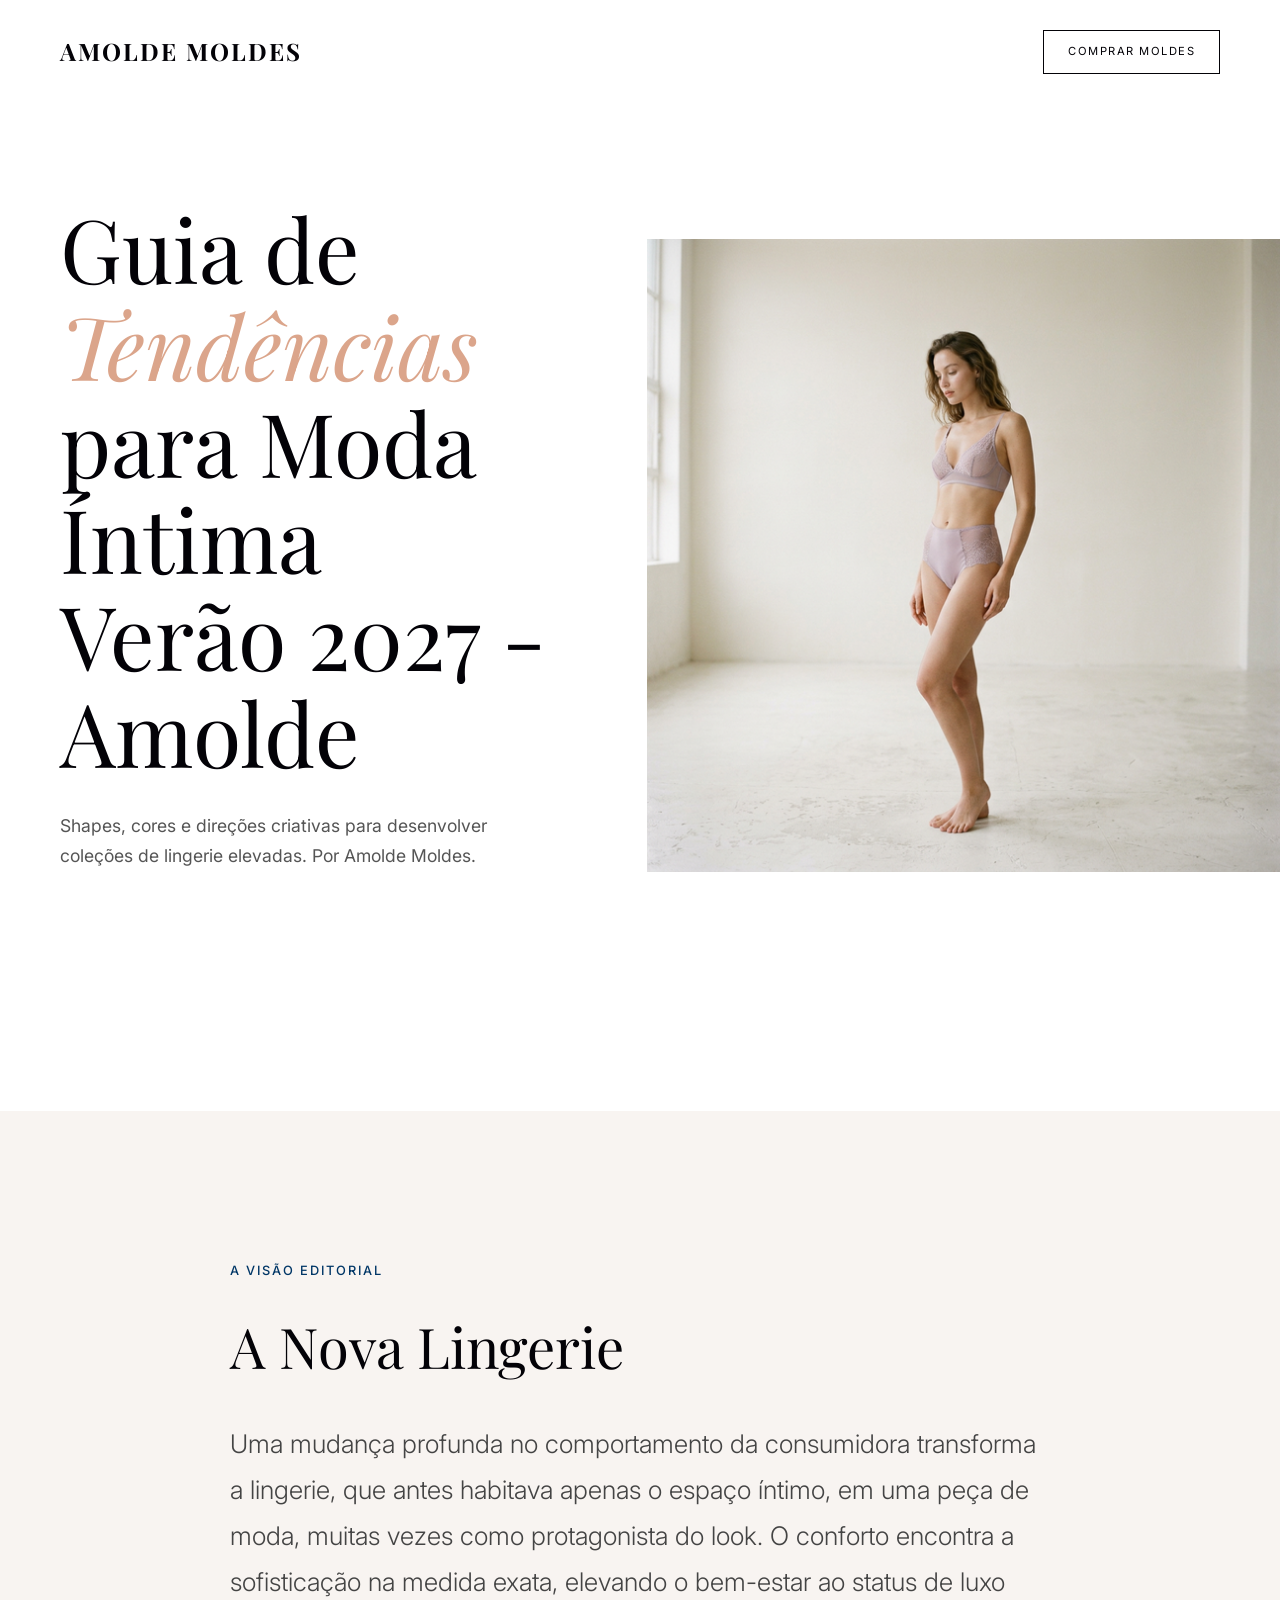
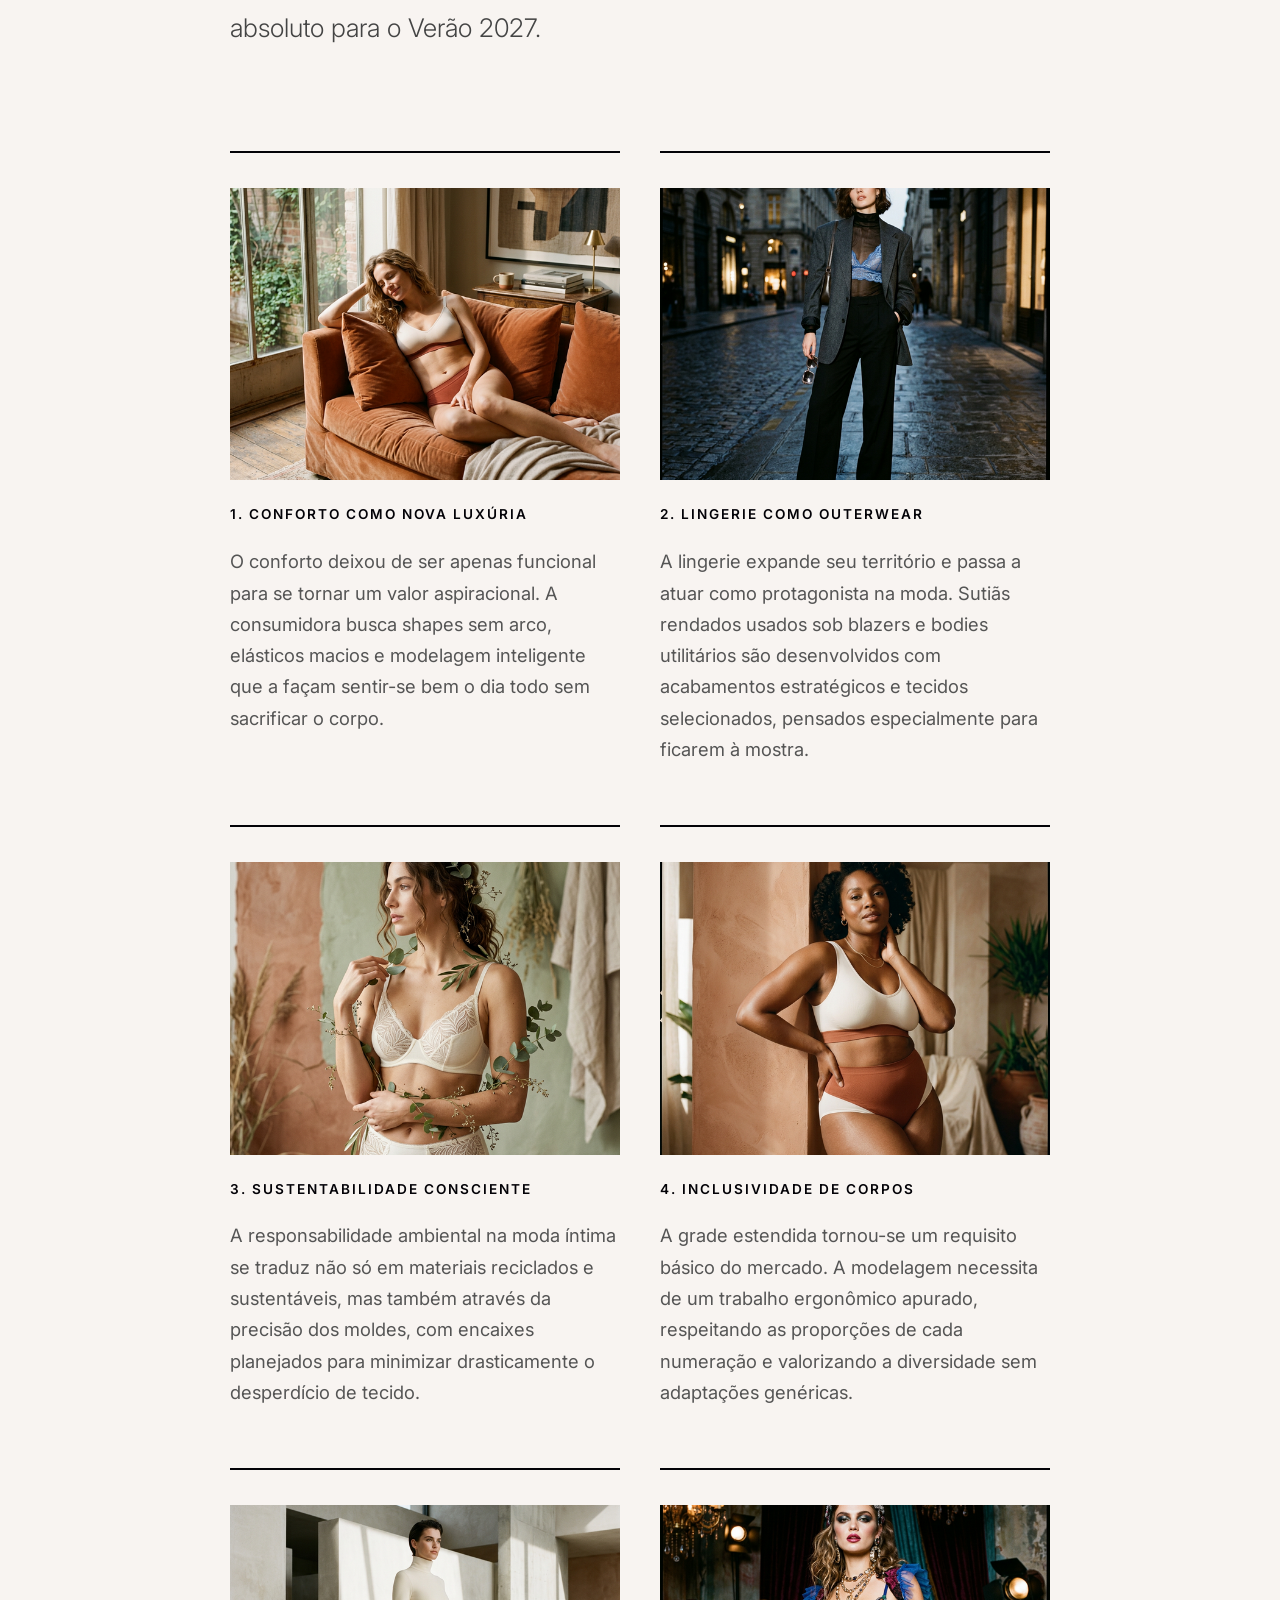
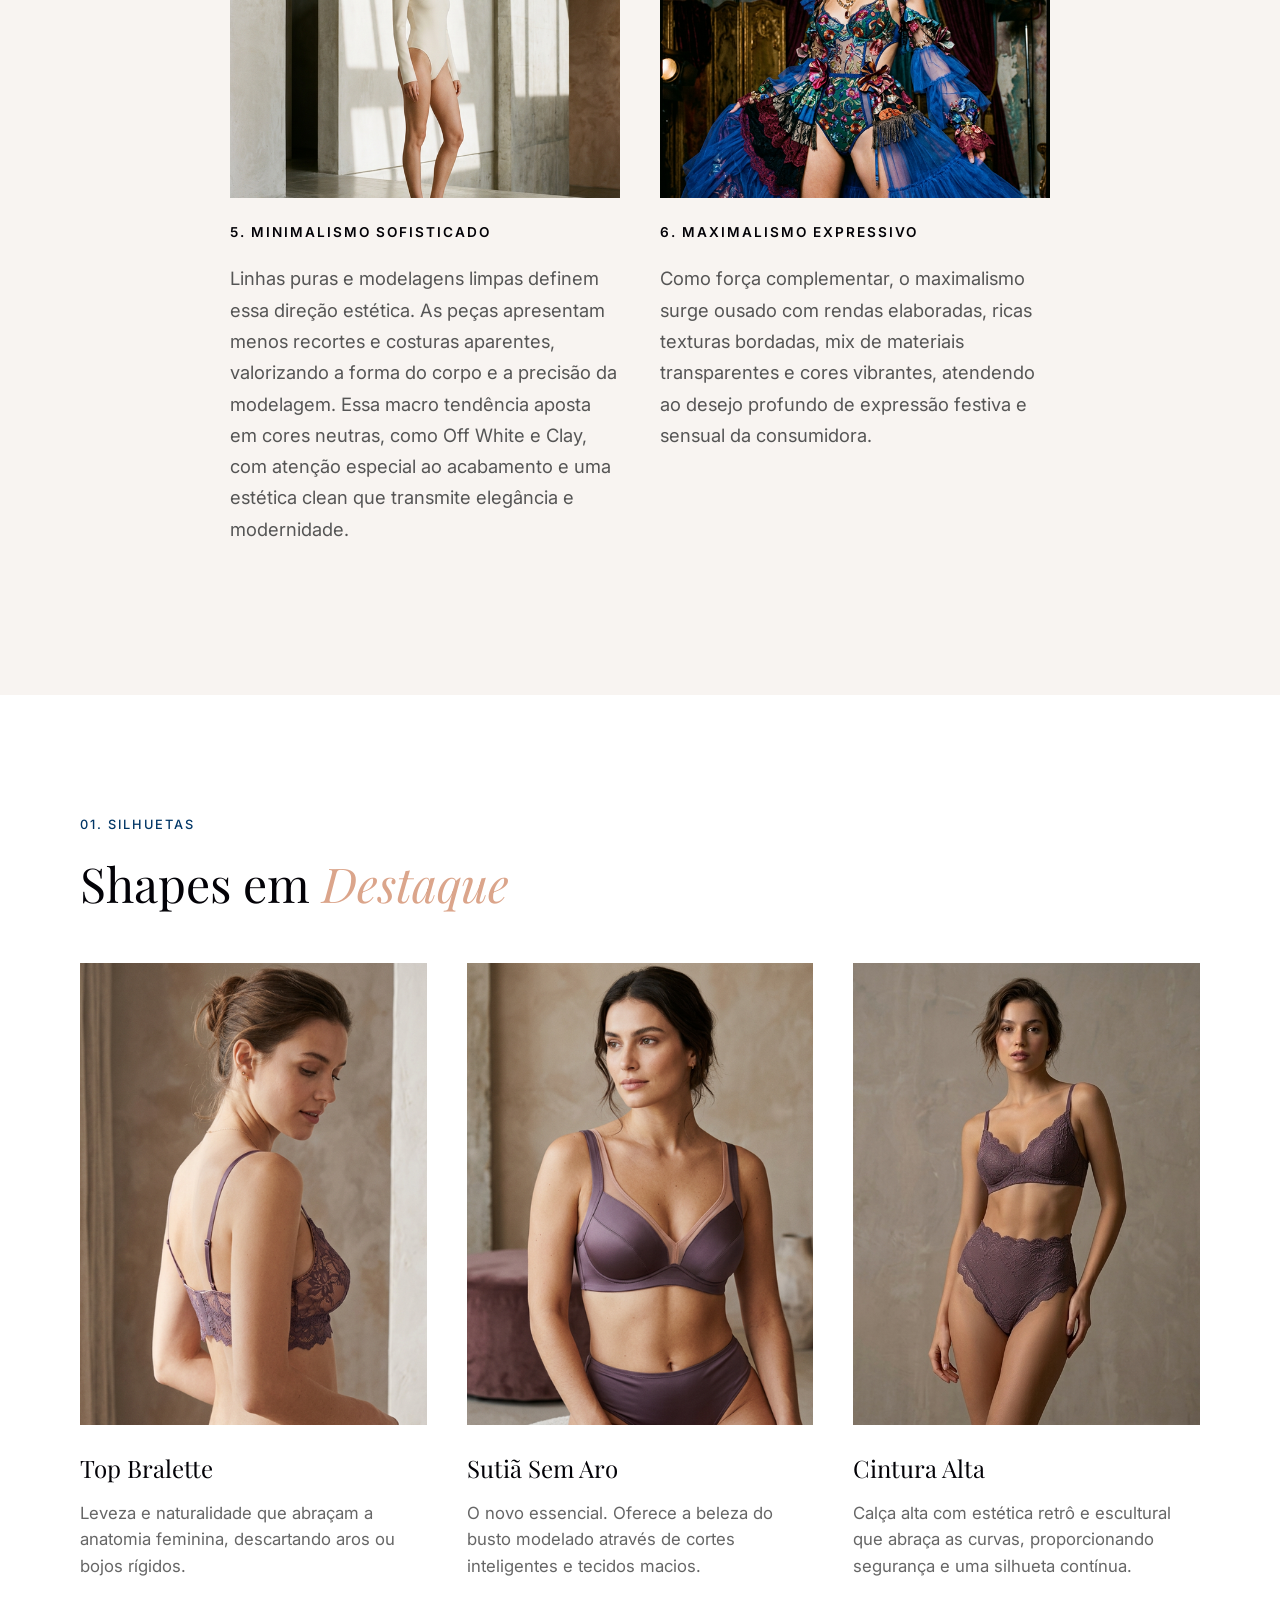
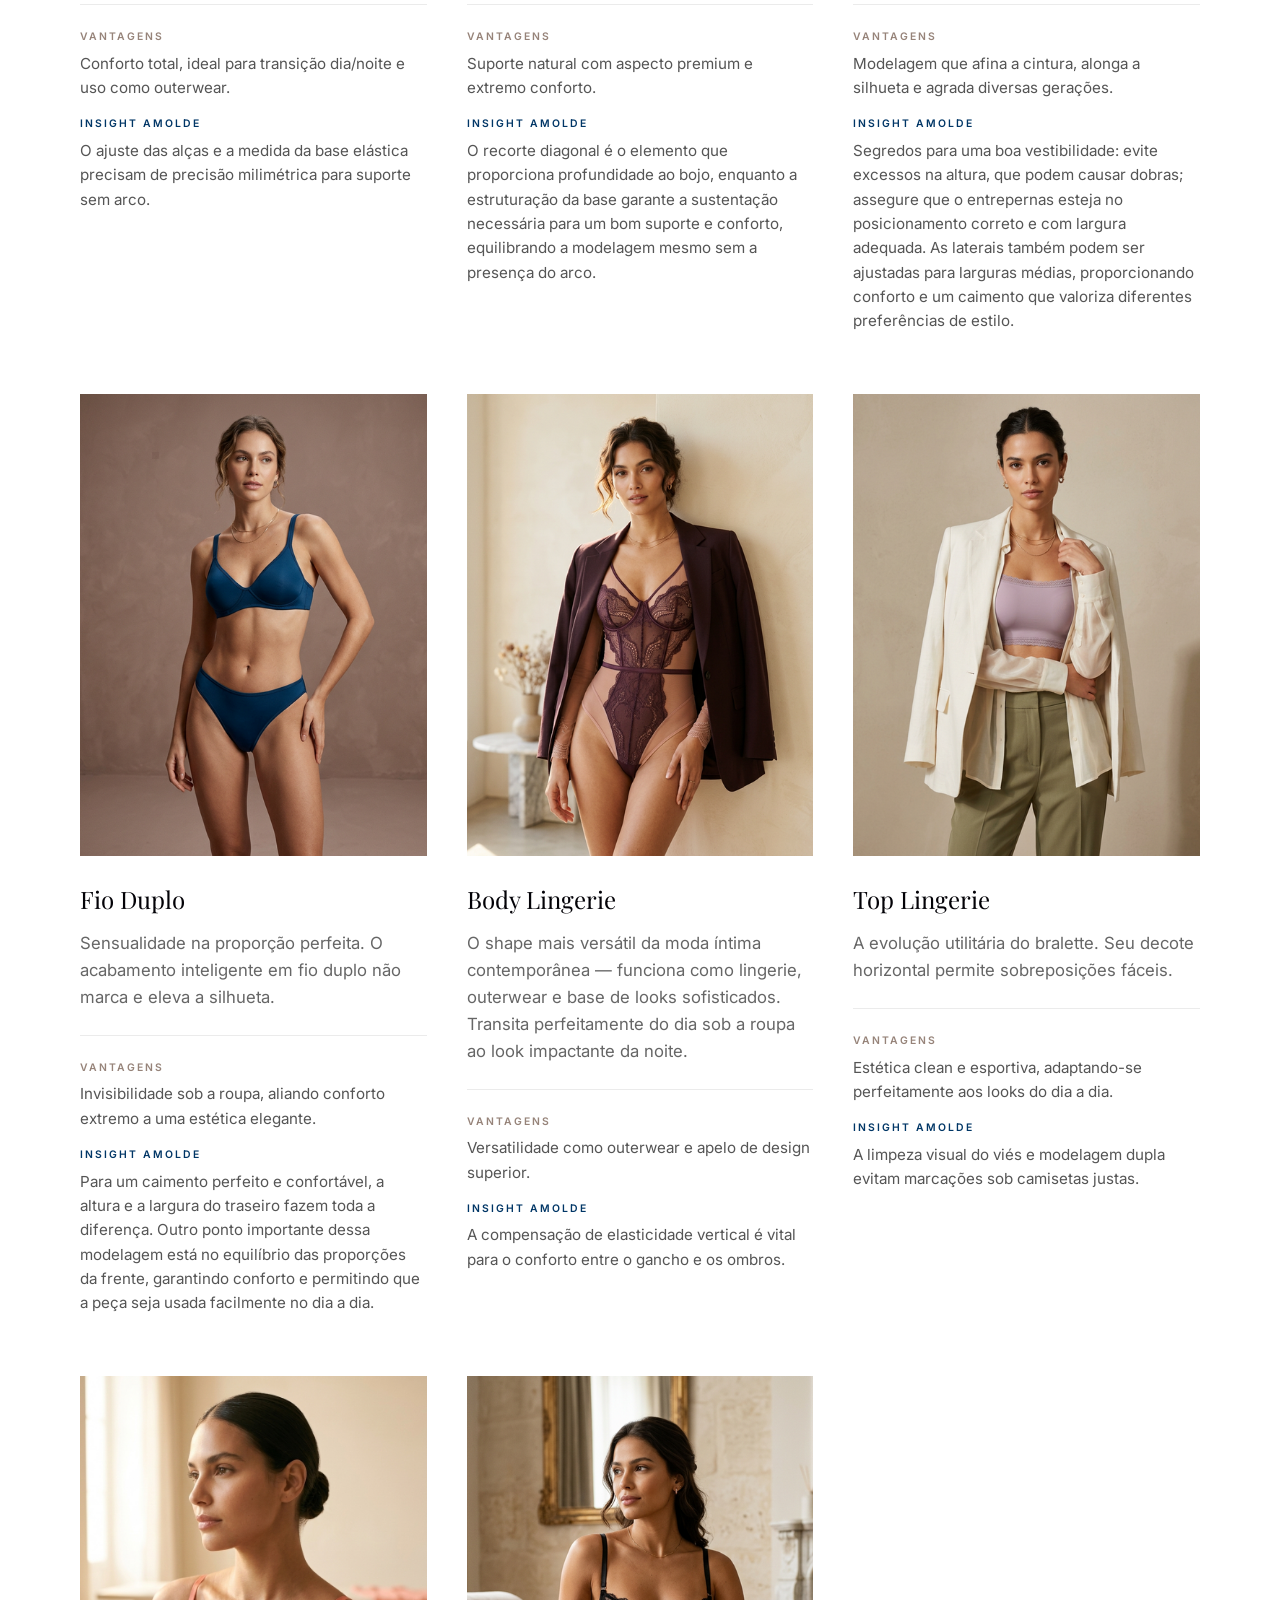
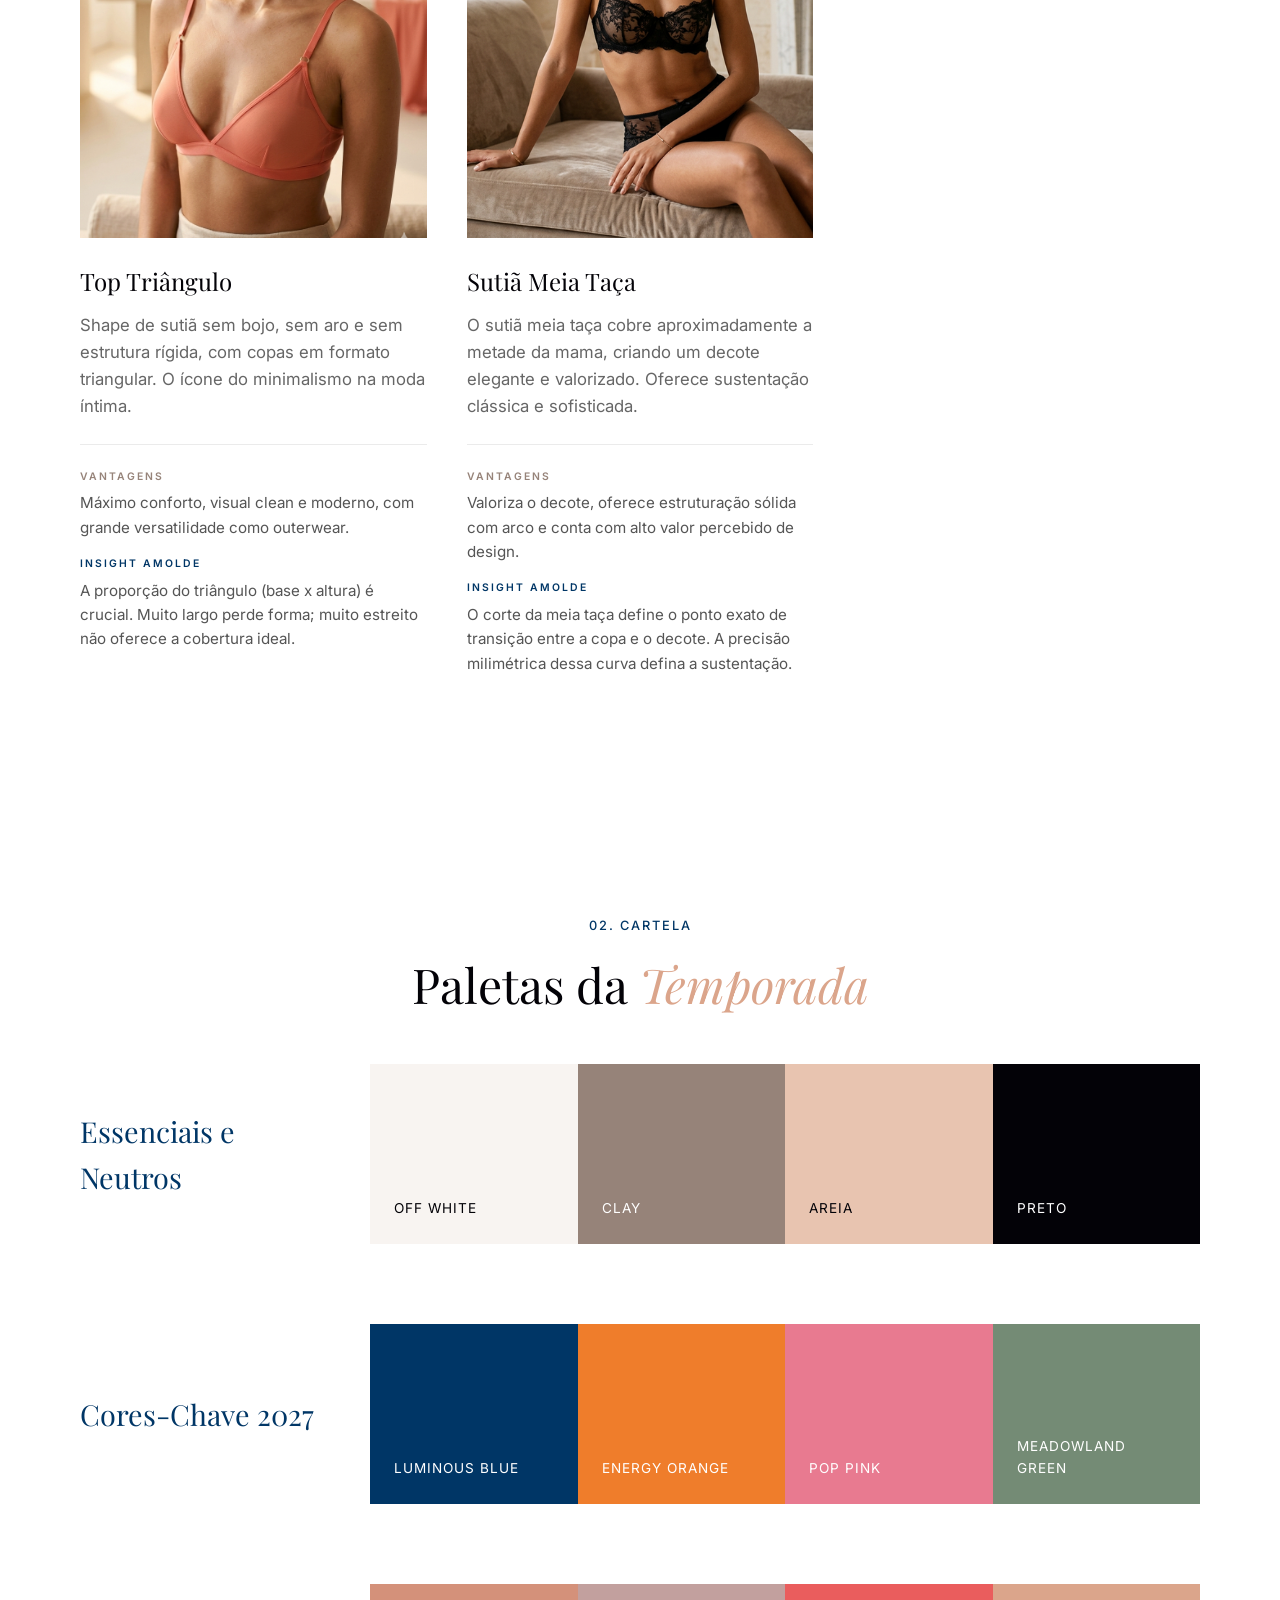
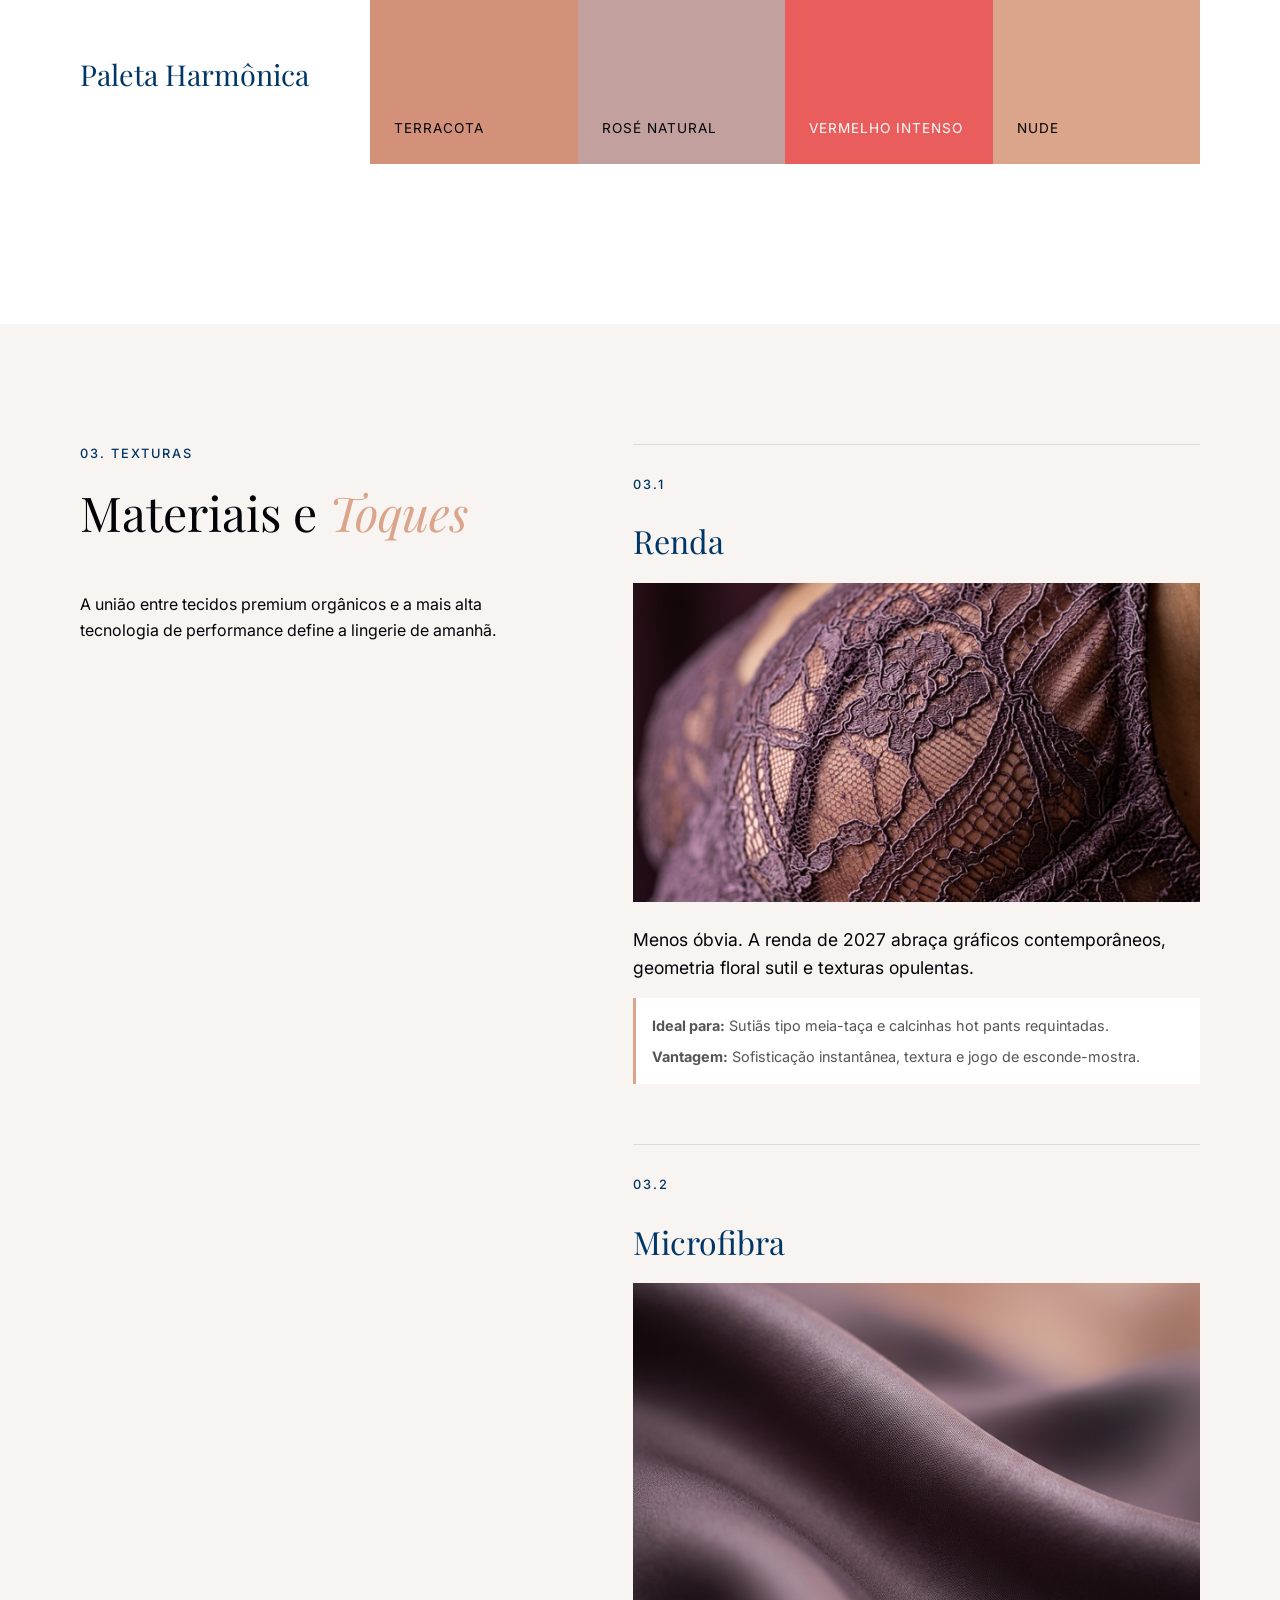
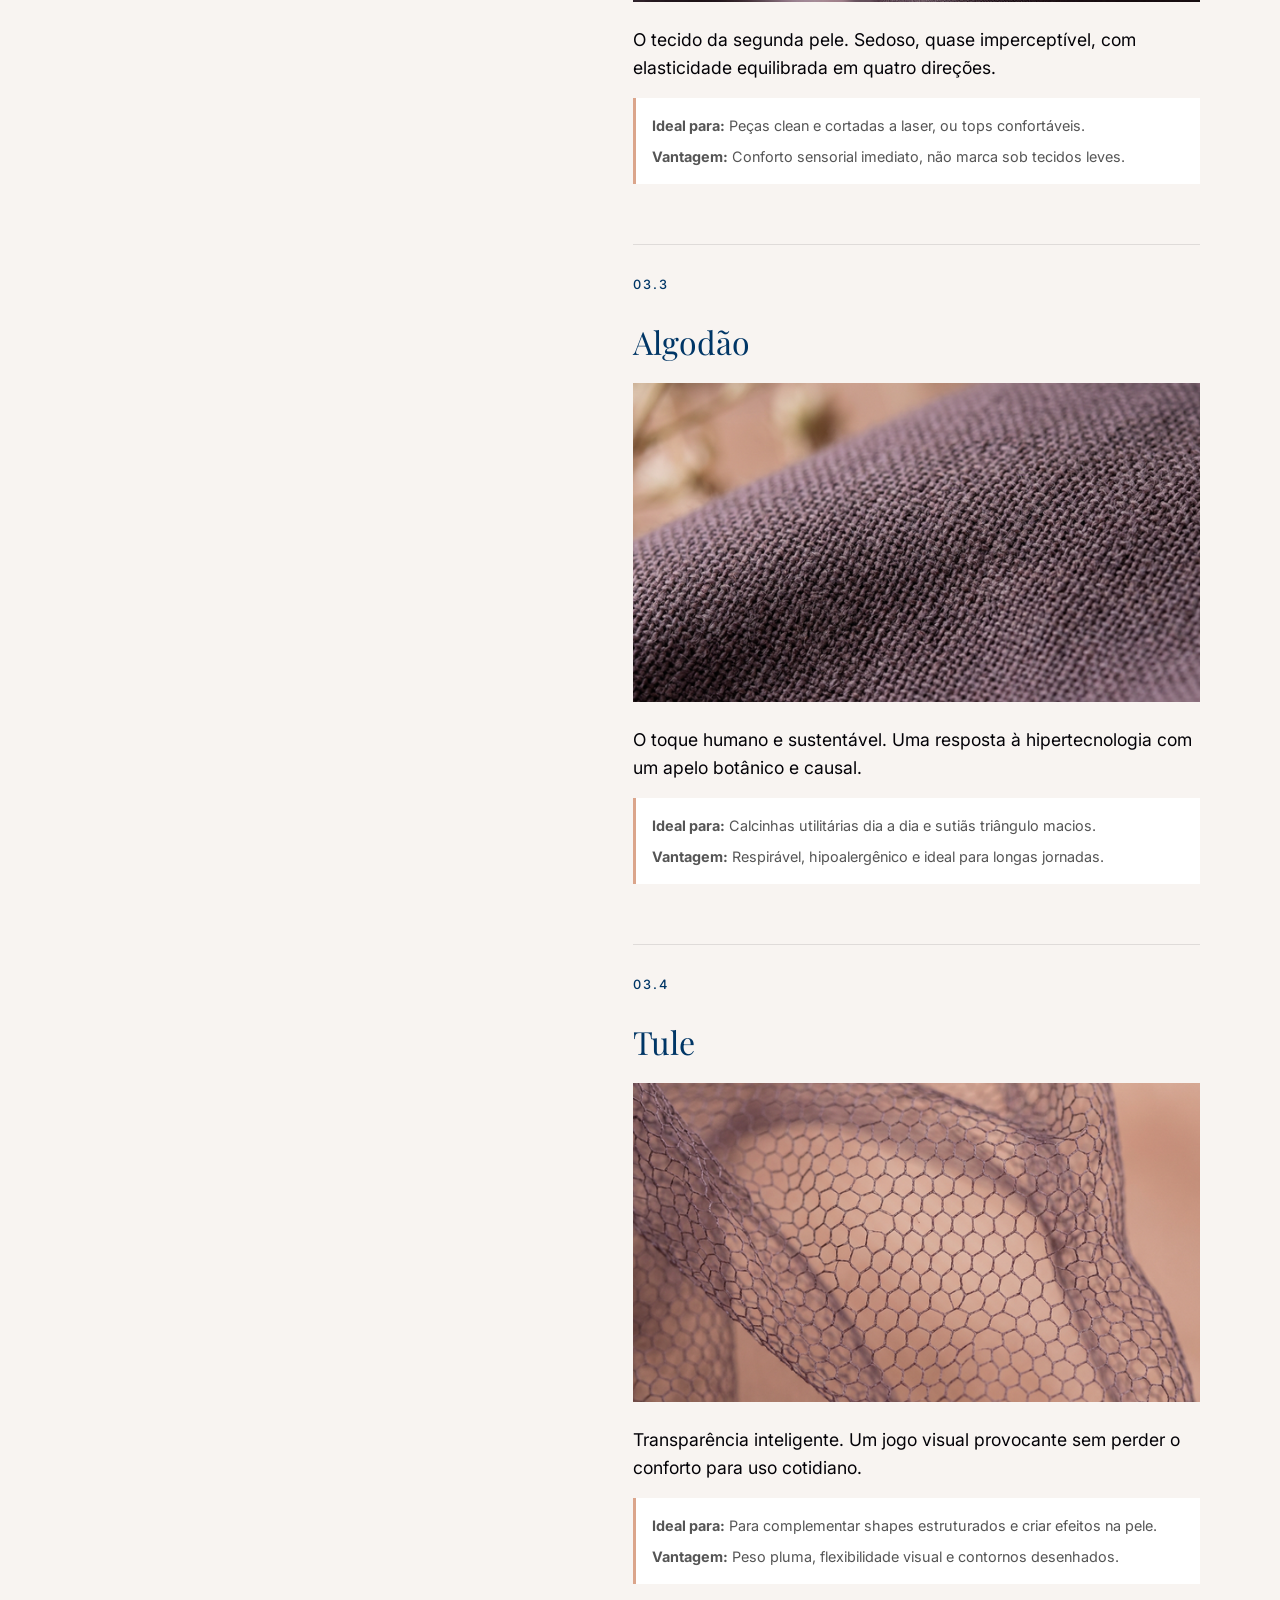
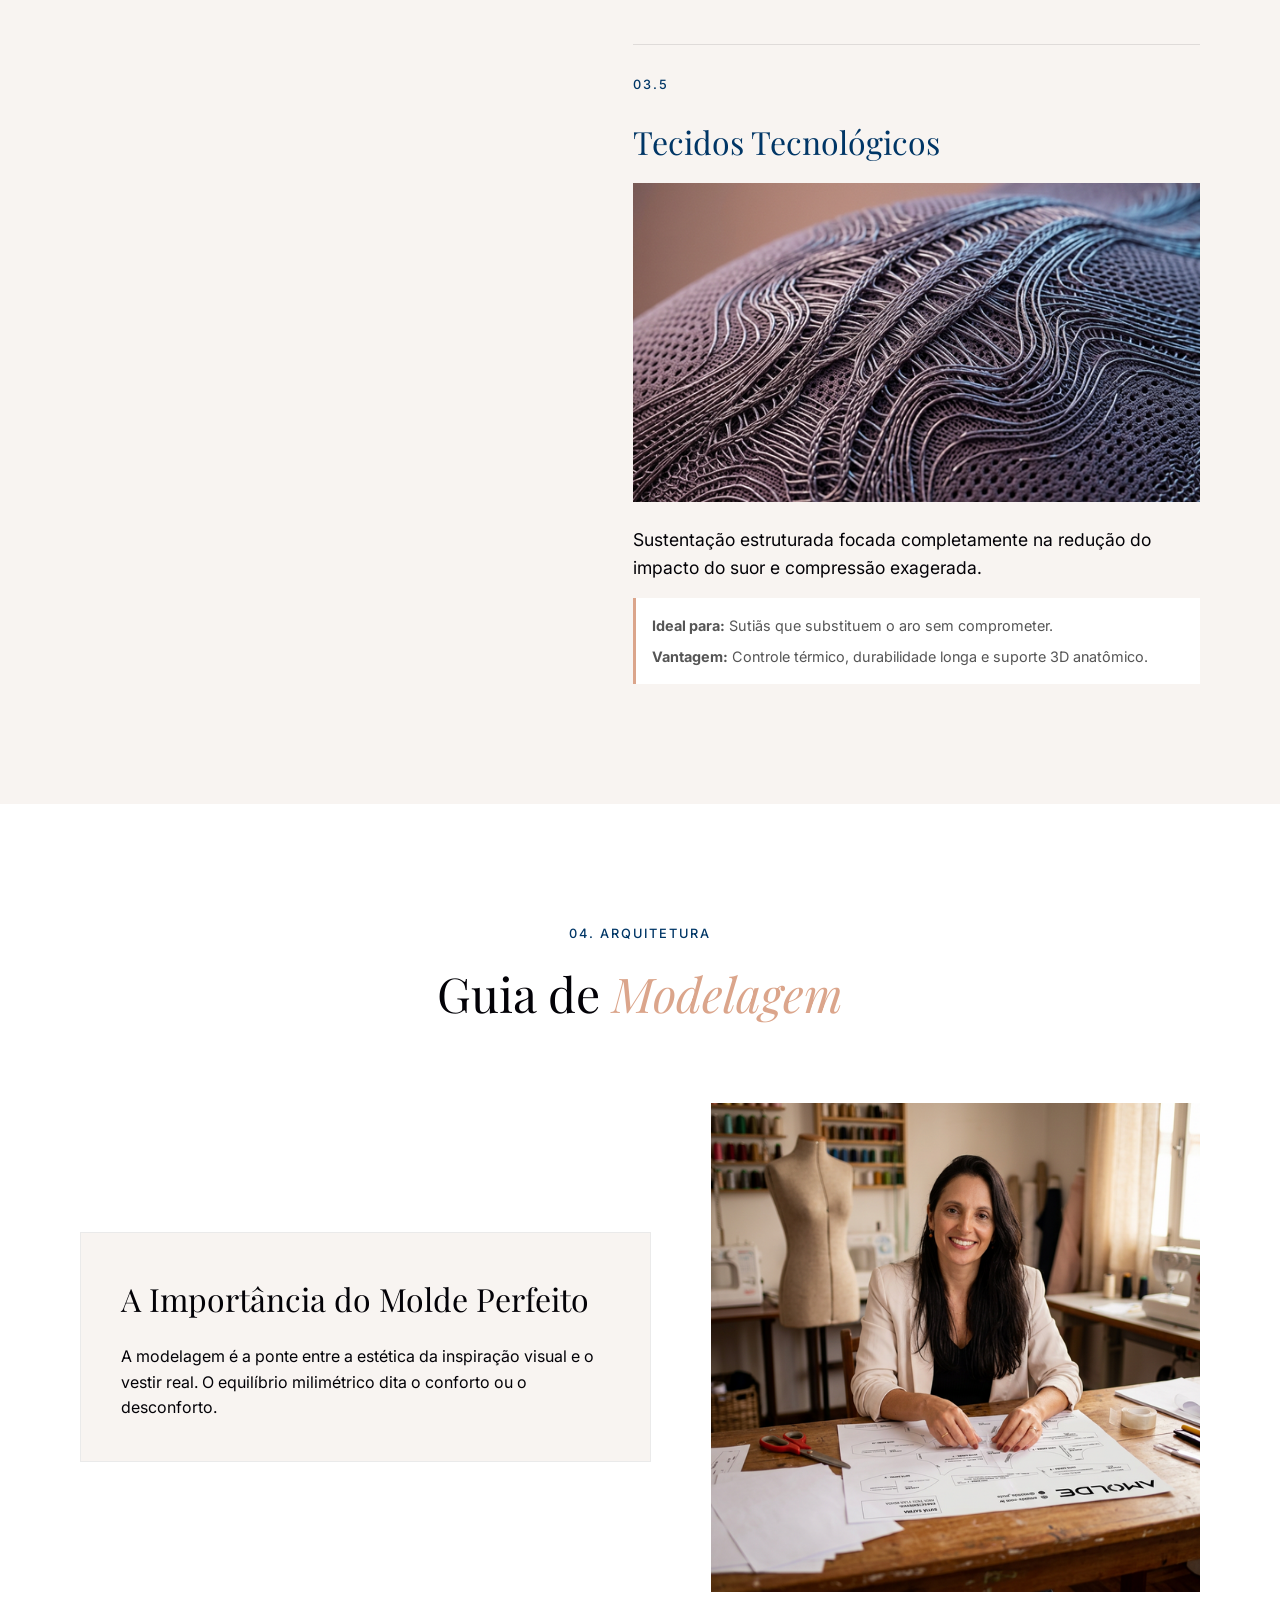
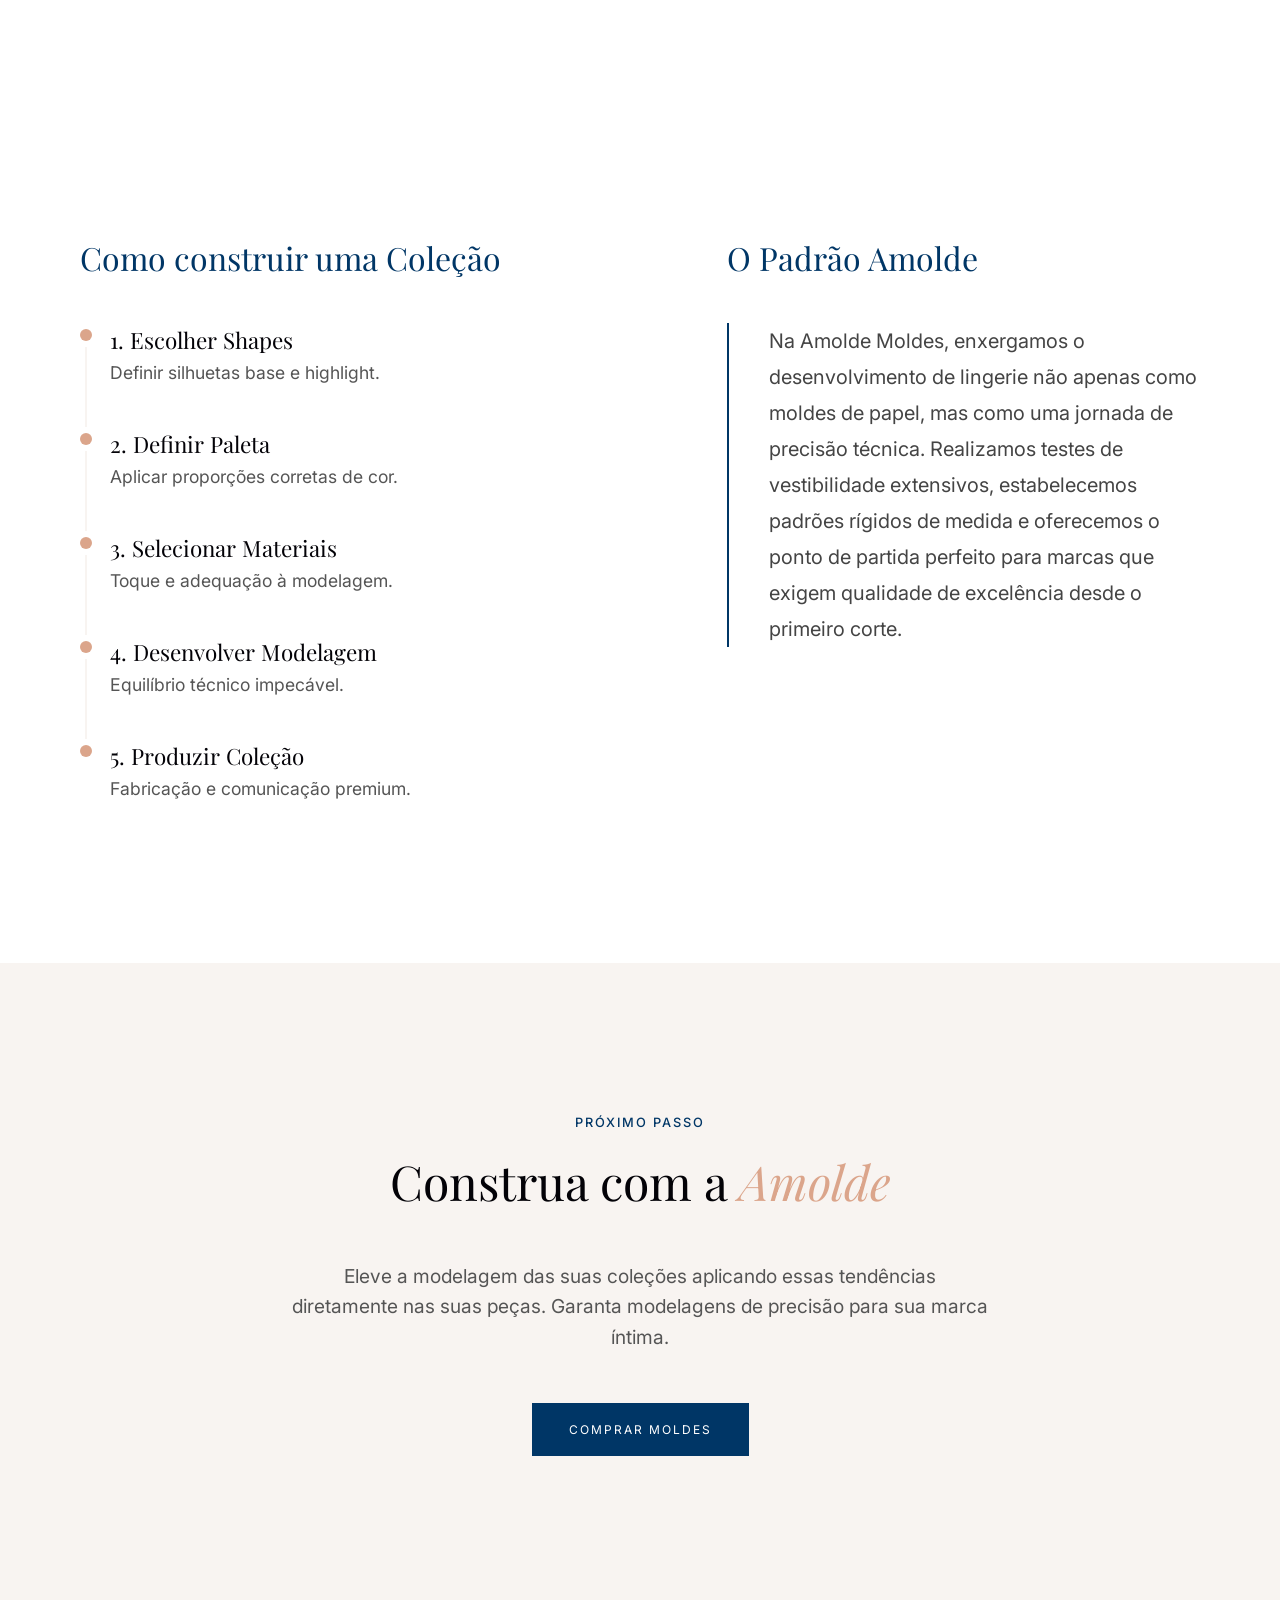
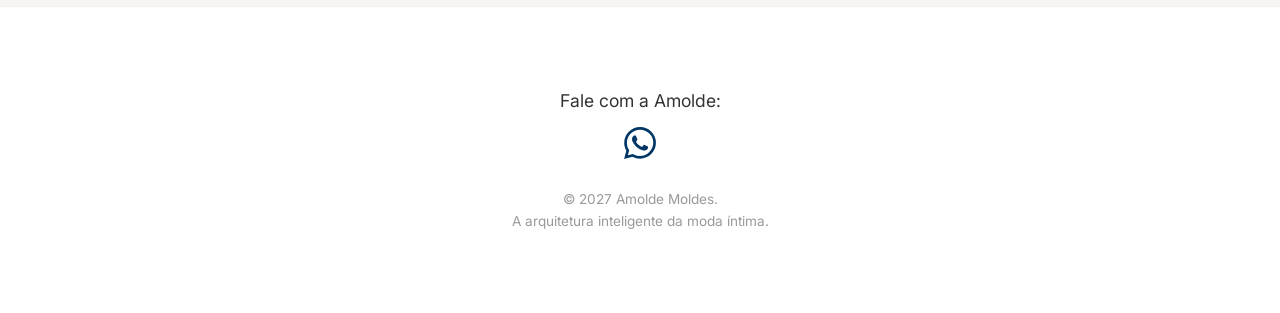
<file: index.html>
<!DOCTYPE html>
<html lang="pt-br">

<head>
    <meta charset="UTF-8">
    <meta name="viewport" content="width=device-width, initial-scale=1.0, maximum-scale=1.0, user-scalable=0">
    <title>Guia de Tendências Verão 2027 — Amolde Moldes</title>

    <!-- Google Fonts -->
    <link rel="preconnect" href="https://fonts.googleapis.com">
    <link rel="preconnect" href="https://fonts.gstatic.com" crossorigin>
    <link
        href="https://fonts.googleapis.com/css2?family=Inter:wght@300;400;500&family=Playfair+Display:ital,wght@0,400;0,600;0,700;1,400&display=swap"
        rel="stylesheet">

    <link rel="stylesheet" href="styles.css">
</head>

<body>

    <!-- Header / Nav -->
    <header class="editorial-nav">
        <div class="logo">
            <div class="logo-text">
                <span class="logo-top">AMOLDE MOLDES</span>
            </div>
        </div>
        <a href="https://www.amolde.com.br/todos-os-moldes" class="btn-outline header-cta" target="_blank" rel="noopener">Comprar Moldes</a>
    </header>

    <!-- Hero Section -->
    <section class="hero">
        <div class="hero-content">
            <h1 class="hero-title">Guia de <em>Tendências</em> para Moda Íntima<br>Verão 2027 - Amolde</h1>
            <p class="hero-subtitle">Shapes, cores e direções criativas para desenvolver coleções de lingerie elevadas.
                Por Amolde Moldes.</p>
        </div>
        <div class="hero-image-wrapper">
            <!-- Imagem via Unsplash -->
            <img class="hero-image" src="assets/images/hero_editorial.png" alt="Editorial Moda Íntima Amolde">
        </div>
    </section>

    <!-- Sec 1: A Nova Lingerie (Dinâmico) -->
    <section id="tendencias" class="section-trends">
        <div class="container narrow-container">
            <span class="section-label">A Visão Editorial</span>
            <div id="tendencias-container" class="content-fade">
                <!-- Preenchido via JS -->
            </div>
        </div>
    </section>

    <!-- Sec 2: Shapes em Destaque (Dinâmico) -->
    <section id="shapes" class="section-shapes">
        <div class="container">
            <div class="section-header">
                <span class="section-label">01. Silhuetas</span>
                <h2 class="section-title">Shapes em <em>Destaque</em></h2>
            </div>
            <div id="shapes-grid" class="shapes-grid">
                <!-- Preenchido via JS -->
            </div>
        </div>
    </section>

    <!-- Sec 3: Paletas da Temporada -->
    <section id="cores" class="section-colors">
        <div class="container">
            <div class="section-header text-center">
                <span class="section-label">02. Cartela</span>
                <h2 class="section-title">Paletas da <em>Temporada</em></h2>
            </div>

            <div id="palettes-container" class="palettes-wrapper">
                <!-- Preenchido via JS -->
            </div>
        </div>
    </section>

    <!-- Sec 4: Materiais (Dinâmico) -->
    <section id="materiais" class="section-materials light-bg">
        <div class="container">
            <div class="split-layout">
                <div class="split-text">
                    <span class="section-label">03. Texturas</span>
                    <h2 class="section-title">Materiais e <em>Toques</em></h2>
                    <p class="section-desc">A união entre tecidos premium orgânicos e a mais alta tecnologia de
                        performance define a lingerie de amanhã.</p>
                </div>
                <div class="split-list" id="materiais-list">
                    <!-- Preenchido via JS -->
                </div>
            </div>
        </div>
    </section>

    <!-- Sec 5: Guia de Modelagem -->
    <section id="modelagem" class="section-modeling">
        <div class="container">
            <div class="section-header text-center">
                <span class="section-label">04. Arquitetura</span>
                <h2 class="section-title">Guia de <em>Modelagem</em></h2>
                <div class="modeling-diagram">
                    <div class="diagram-box">
                        <h3>A Importância do Molde Perfeito</h3>
                        <p>A modelagem é a ponte entre a estética da inspiração visual e o vestir real. O equilíbrio
                            milimétrico dita o conforto ou o desconforto.</p>
                    </div>
                    <div class="diagram-visual">
                        <img src="assets/images/anne_a4_atelie.png" alt="Anne da Amolde montando molde em A4 no ateliê">
                    </div>
                </div>
            </div>
        </div>
    </section>

    <!-- Sec 6: Como Criar & Sec 7: Método -->
    <section id="metodo" class="section-method">
        <div class="container split-layout alternate">
            <!-- Curadoria / Timeline -->
            <div class="method-steps">
                <h3 class="subsection-title">Como construir uma Coleção</h3>
                <ul class="timeline">
                    <li><strong>1. Escolher Shapes</strong><br>Definir silhuetas base e highlight.</li>
                    <li><strong>2. Definir Paleta</strong><br>Aplicar proporções corretas de cor.</li>
                    <li><strong>3. Selecionar Materiais</strong><br>Toque e adequação à modelagem.</li>
                    <li><strong>4. Desenvolver Modelagem</strong><br>Equilíbrio técnico impecável.</li>
                    <li><strong>5. Produzir Coleção</strong><br>Fabricação e comunicação premium.</li>
                </ul>
            </div>

            <!-- Método Amolde -->
            <div class="method-brand">
                <h3 class="subsection-title">O Padrão Amolde</h3>
                <div class="brand-text">
                    <p>Na Amolde Moldes, enxergamos o desenvolvimento de lingerie não apenas como moldes de papel, mas
                        como uma jornada de precisão técnica. Realizamos testes de vestibilidade extensivos,
                        estabelecemos padrões rígidos de medida e oferecemos o ponto de partida perfeito para marcas que
                        exigem qualidade de excelência desde o primeiro corte.</p>
                </div>
            </div>
        </div>
    </section>

    <!-- Sec 8 & Final: Compras CTA -->
    <section id="comprar" class="section-cta">
        <div class="container text-center">
            <div class="cta-box">
                <span class="section-label" style="color:var(--color-luminous-blue);">Próximo Passo</span>
                <h2 class="section-title">Construa com a <em>Amolde</em></h2>
                <p class="cta-desc">Eleve a modelagem das suas coleções aplicando essas tendências diretamente nas suas peças. Garanta modelagens de precisão para sua marca íntima.</p>
                <div class="cta-buttons">
                    <a href="https://www.amolde.com.br/todos-os-moldes" class="btn-solid dark" target="_blank" rel="noopener">Comprar Moldes</a>
                </div>
            </div>
        </div>
    </section>

    <!-- Footer -->
    <footer class="editorial-footer">
        <div class="container">
            <div class="footer-contact">
                <span>Fale com a Amolde: </span>
                <a href="https://wa.me/5522999852298" target="_blank" rel="noopener" class="whatsapp-link">
                    <svg width="32" height="32" viewBox="0 0 24 24" fill="currentColor" xmlns="http://www.w3.org/2000/svg">
                        <path d="M17.472 14.382c-.297-.149-1.758-.867-2.03-.967-.273-.099-.471-.148-.67.15-.197.297-.767.966-.94 1.164-.173.199-.347.223-.644.075-.297-.15-1.255-.463-2.39-1.475-.883-.788-1.48-1.761-1.653-2.059-.173-.297-.018-.458.13-.606.134-.133.298-.347.446-.52.149-.174.198-.298.298-.497.099-.198.05-.371-.025-.52-.075-.149-.669-1.612-.916-2.207-.242-.579-.487-.5-.669-.51-.173-.008-.371-.01-.57-.01-.198 0-.52.074-.792.372-.272.297-1.04 1.016-1.04 2.479 0 1.462 1.065 2.875 1.213 3.074.149.198 2.096 3.2 5.077 4.487.709.306 1.262.489 1.694.625.712.227 1.36.195 1.871.118.571-.085 1.758-.719 2.006-1.413.248-.694.248-1.289.173-1.413-.074-.124-.272-.198-.57-.347m-5.421 7.403h-.004a9.87 9.87 0 01-5.031-1.378l-.361-.214-3.741.982.998-3.648-.235-.374a9.86 9.86 0 01-1.51-5.26c.001-5.45 4.436-9.884 9.888-9.884 2.64 0 5.122 1.03 6.988 2.898a9.825 9.825 0 012.893 6.994c-.003 5.45-4.437 9.884-9.885 9.884m8.413-18.297A11.815 11.815 0 0012.05 0C5.495 0 .16 5.335.157 11.892c0 2.096.547 4.142 1.588 5.945L.057 24l6.305-1.654a11.882 11.882 0 005.683 1.448h.005c6.554 0 11.89-5.335 11.893-11.893a11.821 11.821 0 00-3.48-8.413Z"/>
                    </svg>
                </a>
            </div>
            <p>&copy; 2027 Amolde Moldes.<br>A arquitetura inteligente da moda íntima.</p>
        </div>
    </footer>

    <script src="scripts.js"></script>
</body>

</html>
</file>
<file: styles.css>
/* VARIABLES: Nova Paleta Amolde Moldes */
:root {
    --color-off-white: #F8F4F1;
    --color-clay: #968379;
    --color-preto: #030207;
    --color-luminous-blue: #003666;
    --color-energy-orange: #EF7D2B;
    --color-pop-pink: #E87A90;
    --color-meadowland: #748B75;
    --color-areia: #E8C4B0;
    --color-rose: #C2A09E;
    --color-terracota: #D4917A;
    --color-vermelho: #EA5D5D;
    --color-nude: #DBA58B;

    --font-heading: 'Playfair Display', serif;
    --font-body: 'Inter', sans-serif;

    --bg-color: #ffffff;
    --text-color: var(--color-preto);
}

/* RESET */
* {
    margin: 0;
    padding: 0;
    box-sizing: border-box;
}

body {
    font-family: var(--font-body);
    background-color: var(--bg-color);
    color: var(--text-color);
    line-height: 1.6;
    overflow-x: hidden;
    font-size: 16px;
    -webkit-font-smoothing: antialiased;
}

img {
    max-width: 100%;
    display: block;
}

a {
    text-decoration: none;
    color: inherit;
}

em {
    font-style: italic;
    color: var(--color-nude);
}

/* UTILS */
.container {
    max-width: 1200px;
    margin: 0 auto;
    padding: 0 40px;
}

.narrow-container {
    max-width: 900px;
}

.text-center {
    text-align: center;
}

.light-bg {
    background-color: var(--color-off-white);
}

/* TYPOGRAPHY */
h1,
h2,
h3,
h4 {
    font-family: var(--font-heading);
    font-weight: 400;
}

.section-label {
    display: block;
    font-size: 0.8rem;
    text-transform: uppercase;
    letter-spacing: 2px;
    color: var(--color-luminous-blue);
    margin-bottom: 20px;
    font-weight: 500;
}

.section-title {
    font-size: 3rem;
    margin-bottom: 50px;
    line-height: 1.2;
}

/* BUTTONS */
.btn-solid {
    display: inline-block;
    background-color: var(--color-preto);
    color: #fff;
    padding: 16px 36px;
    text-transform: uppercase;
    letter-spacing: 2px;
    font-size: 0.75rem;
    border: 1px solid var(--color-preto);
    transition: all 0.3s ease;
    cursor: pointer;
}

.btn-solid:hover {
    background-color: transparent;
    color: var(--color-preto);
}

.btn-outline {
    display: inline-block;
    background-color: transparent;
    color: var(--color-preto);
    padding: 16px 36px;
    text-transform: uppercase;
    letter-spacing: 2px;
    font-size: 0.75rem;
    border: 1px solid var(--color-preto);
    transition: all 0.3s ease;
    cursor: pointer;
}

.btn-outline:hover {
    background-color: var(--color-preto);
    color: #fff;
}

.btn-solid.dark {
    background-color: var(--color-luminous-blue);
    border-color: var(--color-luminous-blue);
}

.btn-solid.dark:hover {
    background-color: transparent;
    color: var(--color-luminous-blue);
}

.btn-outline.dark {
    border-color: var(--color-luminous-blue);
    color: var(--color-luminous-blue);
}

.btn-outline.dark:hover {
    background-color: var(--color-luminous-blue);
    color: #fff;
}

/* HEADER */
.editorial-nav {
    display: flex;
    justify-content: space-between;
    align-items: center;
    padding: 30px 60px;
    position: absolute;
    top: 0;
    left: 0;
    right: 0;
    z-index: 10;
}

.logo {
    display: flex;
    flex-direction: row;
    align-items: center;
    gap: 12px;
    text-align: left;
}

.logo-text {
    display: flex;
    flex-direction: column;
}

.logo-icon {
    height: 38px;
    width: auto;
    opacity: 1;
    transition: opacity 0.3s ease;
}

.logo:hover .logo-icon {
    opacity: 1;
}

.logo-top {
    font-family: var(--font-heading);
    font-size: 1.5rem;
    letter-spacing: 2px;
    text-transform: uppercase;
    font-weight: 700;
    color: var(--color-preto);
    line-height: 1;
    margin-bottom: 2px;
}

.logo-bottom {
    font-family: var(--font-body);
    font-size: 0.75rem;
    letter-spacing: 4px;
    font-weight: 400;
    color: var(--color-nude);
    line-height: 1;
    text-transform: uppercase;
}

.header-cta {
    display: inline-block;
    padding: 12px 24px;
    border: 1px solid var(--color-preto);
    font-size: 0.7rem;
    letter-spacing: 1.5px;
    transition: all 0.3s ease;
}

.header-cta:hover {
    background-color: var(--color-preto);
    color: #fff;
}

/* HERO */
.hero {
    position: relative;
    min-height: 100vh;
    display: flex;
    flex-wrap: wrap;
    align-items: center;
    overflow: hidden;
}

.hero-content {
    flex: 1;
    min-width: 400px;
    padding: 80px 60px;
    z-index: 2;
}

.hero-image-wrapper {
    flex: 1.2;
    height: 100%;
    min-width: 400px;
    position: relative;
}

.hero-image {
    width: 100%;
    height: 100%;
    object-fit: cover;
    object-position: top center;
}

.pre-title {
    font-family: var(--font-body);
    font-size: 0.8rem;
    text-transform: uppercase;
    letter-spacing: 3px;
    color: var(--color-nude);
    margin-bottom: 24px;
}

.hero-title {
    font-size: 5.5rem;
    line-height: 1.1;
    margin-bottom: 30px;
}

.hero-subtitle {
    font-size: 1.1rem;
    max-width: 450px;
    margin-bottom: 40px;
    color: #555;
    line-height: 1.7;
}

/* SECTIONS PADDING */
section {
    padding: 120px 0;
}

/* SEC 1: TRENDS */
.section-trends {
    background-color: var(--color-off-white);
    padding: 150px 0;
}

.editorial-lead {
    margin-bottom: 80px;
    padding-bottom: 20px;
}

.lead-title {
    font-size: 3.5rem;
    margin-bottom: 30px;
    color: var(--color-preto);
}

.lead-desc {
    font-size: 1.6rem;
    font-weight: 300;
    line-height: 1.8;
    color: #444;
}

.editorial-grid {
    display: grid;
    grid-template-columns: repeat(2, 1fr);
    gap: 60px 40px;
}

.editorial-trend {
    padding-top: 20px;
    border-top: 2px solid var(--color-preto);
}

.trend-img-wrap {
    width: 100%;
    aspect-ratio: 4/3;
    overflow: hidden;
    margin-bottom: 24px;
    background-color: var(--color-off-white);
    margin-top: 15px;
}

.trend-img-wrap img {
    width: 100%;
    height: 100%;
    object-fit: cover;
    transition: transform 0.8s ease;
}

.editorial-trend:hover .trend-img-wrap img {
    transform: scale(1.03);
}

.trend-title {
    font-family: var(--font-body);
    font-size: 0.85rem;
    text-transform: uppercase;
    letter-spacing: 2px;
    margin-bottom: 20px;
    color: var(--color-preto);
    font-weight: 600;
}

.trend-desc {
    font-size: 1.15rem;
    line-height: 1.7;
    color: #555;
    font-weight: 400;
}

/* SEC 2: SHAPES */
.shapes-grid {
    display: grid;
    grid-template-columns: repeat(3, 1fr);
    gap: 60px 40px;
}

.shape-card {
    transition: transform 0.4s ease;
}

.shape-card:hover {
    transform: translateY(-10px);
}

.shape-img-wrap {
    width: 100%;
    aspect-ratio: 3/4;
    overflow: hidden;
    margin-bottom: 24px;
    background-color: var(--color-off-white);
}

.shape-img-wrap img {
    width: 100%;
    height: 100%;
    object-fit: cover;
    transition: transform 0.8s ease;
}

.shape-card:hover .shape-img-wrap img {
    transform: scale(1.05);
}

.shape-name {
    font-size: 1.5rem;
    margin-bottom: 12px;
}

.shape-desc {
    font-size: 1.05rem;
    color: #666;
    line-height: 1.6;
    margin-bottom: 16px;
}

.shape-meta {
    margin-top: 24px;
    padding-top: 24px;
    border-top: 1px solid rgba(0, 0, 0, 0.08);
    display: flex;
    flex-direction: column;
    gap: 16px;
}

.meta-item {
    display: flex;
    flex-direction: column;
    gap: 6px;
}

.meta-label {
    font-size: 0.65rem;
    text-transform: uppercase;
    letter-spacing: 2px;
    color: var(--color-clay);
    font-weight: 600;
}

.meta-label.highlight {
    color: var(--color-luminous-blue);
}

.meta-text {
    font-size: 0.95rem;
    color: #555;
    line-height: 1.6;
    font-weight: 400;
}

/* SEC 3: COLORS */
.section-colors {
    padding-bottom: 160px;
}

.palettes-wrapper {
    display: flex;
    flex-direction: column;
    gap: 80px;
}

.palette-group {
    display: flex;
    align-items: center;
    gap: 40px;
}

.palette-title {
    flex: 0 0 250px;
    font-size: 1.8rem;
    color: var(--color-luminous-blue);
}

.swatches {
    display: flex;
    flex: 1;
    height: 180px;
}

.swatch {
    flex: 1;
    display: flex;
    align-items: flex-end;
    padding: 24px;
    transition: flex 0.4s ease;
}

.swatch:hover {
    flex: 1.5;
}

.swatch span {
    font-family: var(--font-body);
    font-size: 0.85rem;
    letter-spacing: 1px;
    text-transform: uppercase;
}

/* SEC 4: MATERIALS */
.split-layout {
    display: flex;
    gap: 80px;
    align-items: flex-start;
}

.split-text {
    flex: 1;
    position: sticky;
    top: 100px;
}

.split-list {
    flex: 1.2;
    display: flex;
    flex-direction: column;
    gap: 60px;
}

.material-item {
    border-top: 1px solid rgba(0, 0, 0, 0.1);
    padding-top: 30px;
}

.material-item h3 {
    font-size: 2rem;
    margin-bottom: 16px;
    color: var(--color-luminous-blue);
}

.material-img-wrap {
    width: 100%;
    margin-bottom: 24px;
    aspect-ratio: 16/9;
    background-color: var(--color-off-white);
    overflow: hidden;
}

.material-img-wrap img {
    width: 100%;
    height: 100%;
    object-fit: cover;
    transition: transform 1.2s ease;
}

.material-item:hover .material-img-wrap img {
    transform: scale(1.03);
}

.material-desc {
    font-size: 1.1rem;
    margin-bottom: 16px;
}

.material-meta {
    font-size: 0.9rem;
    color: #555;
    background: #fff;
    padding: 16px;
    border-left: 3px solid var(--color-nude);
}

/* SEC 5: MODELING */
.modeling-diagram {
    display: flex;
    align-items: center;
    gap: 60px;
    margin-top: 80px;
}

.diagram-box {
    flex: 1;
    text-align: left;
    padding: 40px;
    background: var(--color-off-white);
    border: 1px solid #eaeaea;
}

.diagram-box h3 {
    font-size: 2rem;
    margin-bottom: 20px;
}

.diagram-visual {
    flex: 1;
}

/* SEC 6/7: METHOD */
.split-layout.alternate .method-steps {
    flex: 1.2;
}

.split-layout.alternate .method-brand {
    flex: 1;
}

.subsection-title {
    font-size: 2rem;
    margin-bottom: 40px;
    color: var(--color-luminous-blue);
}

.timeline {
    list-style: none;
}

.timeline li {
    padding-left: 30px;
    position: relative;
    margin-bottom: 40px;
    font-size: 1.1rem;
    color: #555;
}

.timeline li::before {
    content: '';
    position: absolute;
    left: 0;
    top: 6px;
    width: 12px;
    height: 12px;
    background-color: var(--color-nude);
    border-radius: 50%;
}

.timeline li::after {
    content: '';
    position: absolute;
    left: 5px;
    top: 24px;
    width: 2px;
    height: calc(100% + 16px);
    background-color: var(--color-off-white);
}

.timeline li:last-child::after {
    display: none;
}

.timeline strong {
    color: var(--color-preto);
    font-family: var(--font-heading);
    font-size: 1.4rem;
    font-weight: 400;
}

.brand-text {
    font-size: 1.25rem;
    line-height: 1.8;
    color: #444;
    padding-left: 40px;
    border-left: 2px solid var(--color-luminous-blue);
}

/* SEC 8: CTA */
.section-cta {
    background-color: var(--color-off-white);
    padding: 150px 0;
}

.cta-box {
    max-width: 700px;
    margin: 0 auto;
}

.cta-desc {
    font-size: 1.2rem;
    margin-bottom: 50px;
    color: #555;
}

.cta-buttons {
    display: flex;
    justify-content: center;
    gap: 20px;
}

/* FOOTER */
.editorial-footer {
    background-color: #ffffff !important;
    color: #333333 !important;
    padding: 80px 0;
    text-align: center;
    border-top: 1px solid rgba(0, 0, 0, 0.05);
}

.footer-contact {
    margin-bottom: 30px;
    font-size: 1.1rem;
    display: flex;
    flex-direction: column;
    align-items: center;
    gap: 12px;
}

.whatsapp-link {
    color: var(--color-luminous-blue);
    transition: transform 0.3s ease, color 0.3s ease;
    display: flex;
    align-items: center;
    justify-content: center;
}

.whatsapp-link:hover {
    transform: scale(1.1);
    color: var(--color-energy-orange);
}

.editorial-footer p {
    font-size: 0.85rem;
    color: #999;
}

/* ANIMATIONS (REMOVED FOR NORMAL SCROLL) */
/* ============================================= */
/* RESPONSIVE — TABLET (max-width: 1024px)       */
/* ============================================= */
@media (max-width: 1024px) {
    .hero-title {
        font-size: 4rem;
    }

    .section-title {
        font-size: 2.4rem;
        margin-bottom: 36px;
    }

    .shapes-grid {
        grid-template-columns: repeat(2, 1fr);
        gap: 40px 30px;
    }

    .split-layout {
        flex-direction: column;
    }

    .split-text {
        position: relative;
        top: 0;
        margin-bottom: 40px;
    }

    .palette-group {
        flex-direction: column;
        align-items: flex-start;
        gap: 20px;
    }

    .palette-title {
        flex: 0;
        font-size: 1.5rem;
    }

    .swatches {
        width: 100%;
    }

    .editorial-grid {
        gap: 40px 30px;
    }
}

/* ============================================= */
/* RESPONSIVE — MOBILE (max-width: 768px)        */
/* ============================================= */
@media (max-width: 768px) {
    
    html, body {
        max-width: 100vw;
        overflow-x: hidden;
    }

    /* --- HEADER / NAV --- */
    .editorial-nav {
        padding: 12px 16px;
        flex-direction: row;
        justify-content: space-between;
        align-items: center;
        gap: 6px;
        background: rgba(255, 255, 255, 0.95);
        backdrop-filter: blur(12px);
        -webkit-backdrop-filter: blur(12px);
        position: fixed;
        border-bottom: 1px solid rgba(0, 0, 0, 0.06);
    }

    .logo-top {
        font-size: 0.96rem;
        letter-spacing: 1px;
        white-space: nowrap;
    }

    .logo-bottom {
        font-size: 0.5rem;
        letter-spacing: 1px;
    }

    .editorial-nav .btn-outline {
        padding: 8px 14px;
        font-size: 0.55rem;
        letter-spacing: 1px;
    }

    .header-cta {
        display: inline-block !important;
        font-size: 0.6rem !important;
        padding: 6px 10px !important;
        border-width: 1px;
        width: auto;
    }

    /* --- HERO --- */
    .hero {
        min-height: auto;
        flex-direction: column;
    }

    .hero-content {
        padding: 90px 20px 30px;
        width: 100%;
        order: 1;
    }

    .hero-image-wrapper {
        width: 100%;
        height: auto;
        aspect-ratio: 4/5;
        order: 2;
    }

    .pre-title {
        font-size: 0.7rem;
        margin-bottom: 16px;
    }

    .hero-title {
        font-size: 2.6rem;
        margin-bottom: 16px;
    }

    .hero-subtitle {
        font-size: 1.15rem;
        line-height: 1.6;
        margin-bottom: 24px;
        max-width: 100%;
    }

    .btn-solid,
    .btn-outline {
        padding: 14px 28px;
        font-size: 0.7rem;
        letter-spacing: 1.5px;
        width: 100%;
        text-align: center;
        display: block;
    }

    /* --- GENERAL SECTIONS --- */
    section {
        padding: 30px 0;
    }

    .container {
        padding: 0 20px;
    }

    .section-label {
        font-size: 0.65rem;
        letter-spacing: 1.5px;
        margin-bottom: 10px;
    }

    .section-title {
        font-size: 1.8rem;
        margin-bottom: 24px;
    }

    .section-desc {
        font-size: 1.15rem;
        line-height: 1.6;
    }

    /* --- SEC 1: TENDÊNCIAS (A Nova Lingerie) --- */
    .section-trends {
        padding: 40px 0 20px 0;
    }

    .editorial-lead {
        margin-bottom: 30px;
        padding-bottom: 10px;
    }

    .lead-title {
        font-size: 1.8rem;
        margin-bottom: 16px;
    }

    .lead-desc {
        font-size: 1.2rem;
        line-height: 1.6;
    }

    /* Grid de tendências: Forçando 1 coluna vertical flexível */
    .editorial-grid {
        display: flex;
        flex-direction: column;
        gap: 20px;    
    }

    .editorial-trend {
        padding-top: 10px;
        width: 100%;
    }

    /* Full bleed images technique with 100vw centered */
    .trend-img-wrap {
        width: 100vw;
        margin-left: calc(-50vw + 50%);
        margin-right: calc(-50vw + 50%);
        aspect-ratio: 16/10;
        margin-bottom: 16px;
        border-radius: 0;
    }

    .trend-title {
        font-size: 0.9rem;
        margin-bottom: 10px;
    }

    .trend-desc {
        font-size: 1.15rem;
        line-height: 1.6;
    }

    /* --- SEC 2: SHAPES --- */
    .shapes-grid {
        display: flex;
        flex-direction: column;
        gap: 30px;    
    }

    .shape-card {
        max-width: 100%;
        width: 100%;
    }

    .shape-card:hover {
        transform: none;
    }

    .shape-img-wrap {
        width: 100vw;
        margin-left: calc(-50vw + 50%);
        margin-right: calc(-50vw + 50%);
        aspect-ratio: 3/4;
        margin-bottom: 16px;
    }

    .shape-name {
        font-size: 1.25rem;
        margin-bottom: 8px;
    }

    .shape-desc {
        font-size: 1.1rem;
    }

    .shape-meta {
        margin-top: 14px;
        padding-top: 14px;
        gap: 12px;
    }

    .meta-label {
        font-size: 0.6rem;
    }

    .meta-text {
        font-size: 1.05rem;
    }

    /* --- SEC 3: CORES / PALETAS --- */
    .section-colors {
        padding-bottom: 40px;
    }

    .palettes-wrapper {
        gap: 40px;
    }

    .palette-group {
        flex-direction: column;
        align-items: flex-start;
        gap: 16px;
    }

    .palette-title {
        flex: none;
        font-size: 1.2rem;
    }

    .swatches {
        width: 100%;
        height: auto;
        display: grid;
        grid-template-columns: 1fr 1fr;
        gap: 8px;
    }

    .swatch {
        min-width: 0;
        height: 80px;
        padding: 10px;
    }

    .swatch:hover {
        flex: 1;
    }

    .swatch span {
        font-size: 0.65rem;
    }

    /* --- SEC 4: MATERIAIS --- */
    .split-layout {
        flex-direction: column;
        gap: 30px;
    }

    .split-text {
        position: relative;
        top: 0;
        margin-bottom: 0;
    }

    .split-list {
        gap: 40px;
        width: 100%;
    }

    .material-item h3 {
        font-size: 1.4rem;
        margin-bottom: 12px;
    }

    .material-img-wrap {
        width: 100vw;
        margin-left: calc(-50vw + 50%);
        margin-right: calc(-50vw + 50%);
        aspect-ratio: 16/10;
        margin-bottom: 16px;
    }

    .material-desc {
        font-size: 1.15rem;
        line-height: 1.6;
        margin-bottom: 12px;
    }

    .material-meta {
        font-size: 0.82rem;
        padding: 12px;
    }

    /* --- SEC 5: MODELAGEM --- */
    .modeling-diagram {
        flex-direction: column;
        gap: 20px;
        margin-top: 30px;
    }

    .diagram-box {
        padding: 20px;
    }

    .diagram-box h3 {
        font-size: 1.3rem;
        margin-bottom: 12px;
    }

    .diagram-box p {
        font-size: 1.15rem;
        line-height: 1.6;
    }

    /* --- SEC 6/7: MÉTODO --- */
    .split-layout.alternate {
        flex-direction: column;
        gap: 40px;
    }

    .subsection-title {
        font-size: 1.4rem;
        margin-bottom: 20px;
    }

    .timeline li {
        font-size: 1.15rem;
        line-height: 1.6;
        margin-bottom: 20px;
        padding-left: 20px;
    }

    .timeline strong {
        font-size: 1.1rem;
    }

    .brand-text {
        font-size: 1.15rem;
        line-height: 1.6;
        padding-left: 16px;
    }

    /* --- SEC 8: CTA --- */
    .section-cta {
        padding: 40px 0;
    }

    .cta-box {
        max-width: 100%;
    }

    .cta-desc {
        font-size: 1.15rem;
        line-height: 1.6;
        margin-bottom: 24px;
    }

    .cta-buttons {
        flex-direction: column;
        gap: 12px;
    }

    /* --- FOOTER --- */
    .editorial-footer {
        padding: 60px 20px;
    }

    .whatsapp-link {
        margin-top: 5px;
    }

    .editorial-footer p {
        font-size: 0.75rem;
    }
}

/* ============================================= */
/* RESPONSIVE — SMALL MOBILE (max-width: 480px)  */
/* ============================================= */
@media (max-width: 480px) {
    .container {
        padding: 0 16px;
    }
}
</file>
